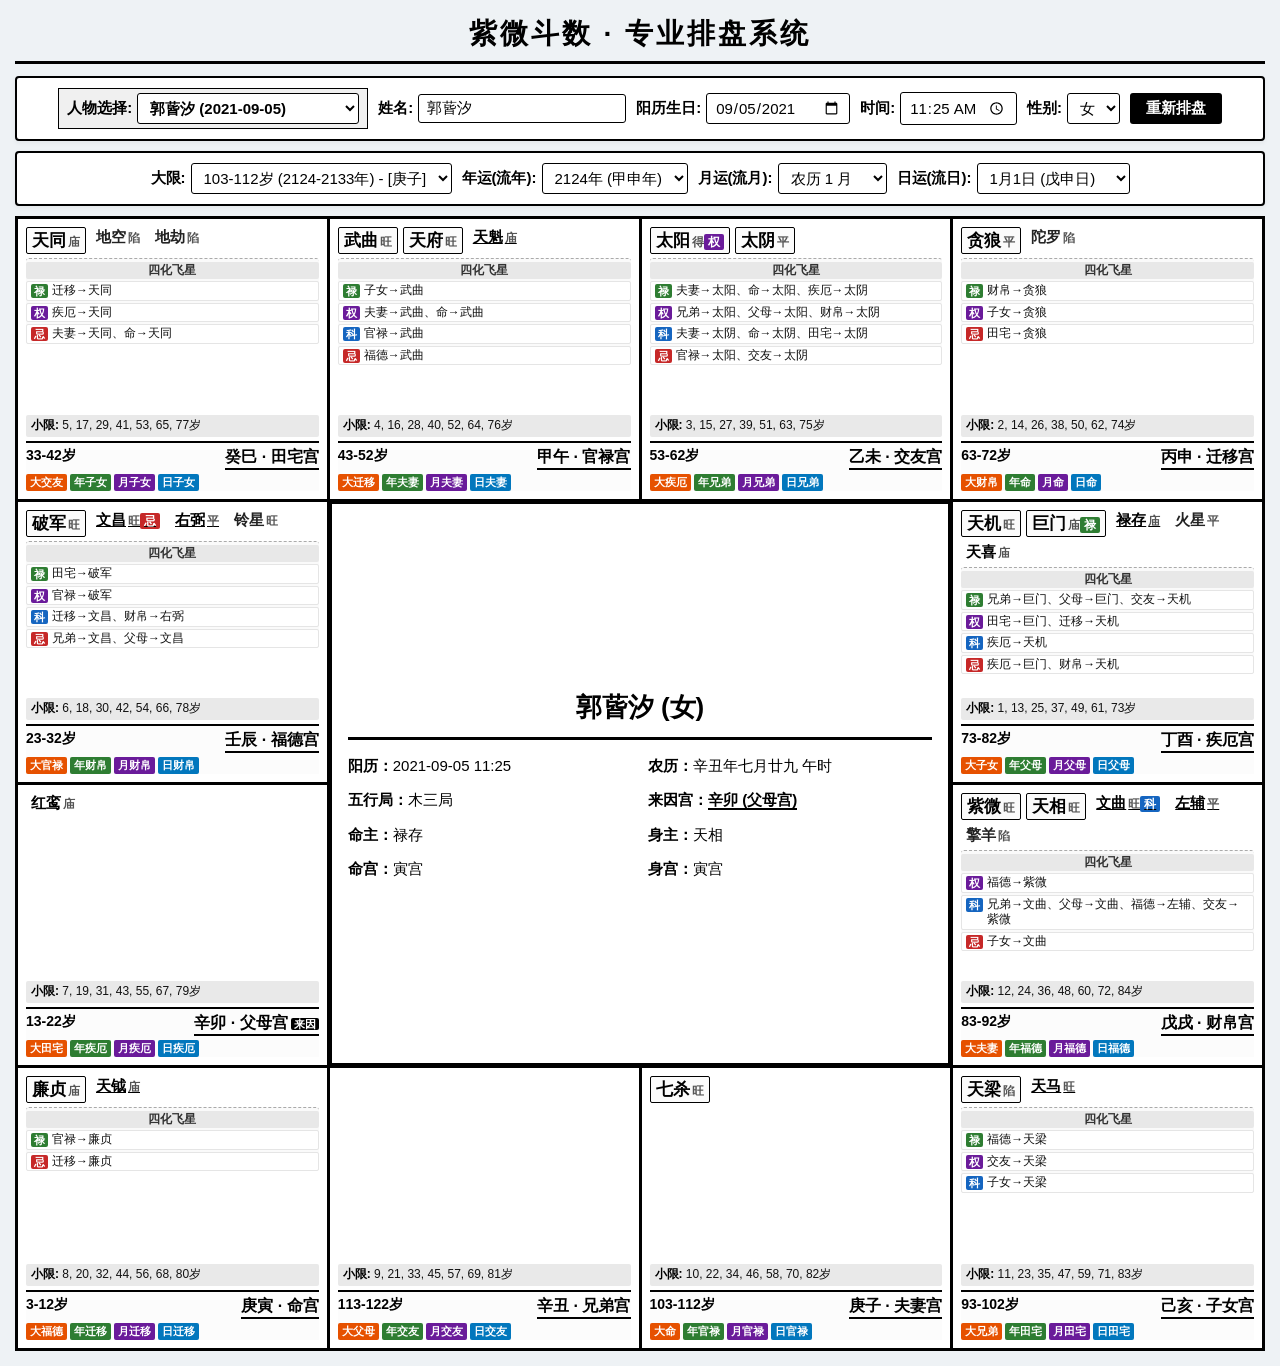
<file: index.html>
<!DOCTYPE html>
<html lang="zh-CN">
<head>
  <meta charset="UTF-8">
  <title>紫微斗数排盘系统 - 电脑专业版</title>
  <link rel="stylesheet" href="style.css">
</head>
<body>
  <div class="container">
    <h1>紫微斗数 · 专业排盘系统</h1>

    <!-- 顶部控制与表单区 -->
    <section class="input-section">
      <div class="input-group" style="background: #f0f0f0; padding: 4px 8px; border: 1.5px solid #000;">
        <label>人物选择:</label>
        <select id="selectPerson" style="font-weight: bold;"></select>
      </div>
      <div class="input-group">
        <label>姓名:</label>
        <input type="text" id="pName">
      </div>
      <div class="input-group">
        <label>阳历生日:</label>
        <input type="date" id="pDate">
      </div>
      <div class="input-group">
        <label>时间:</label>
        <input type="time" id="pTime">
      </div>
      <div class="input-group">
        <label>性别:</label>
        <select id="pGender">
          <option value="男">男</option>
          <option value="女">女</option>
        </select>
      </div>
      <button id="btnCalc">重新排盘</button>
    </section>

    <!-- 多重运势控制区（含新增的日运） -->
    <section class="luck-section">
      <div class="luck-group">
        <label>大限:</label>
        <select id="selectDaxian"></select>
      </div>
      <div class="luck-group">
        <label>年运(流年):</label>
        <select id="selectLiunian"></select>
      </div>
      <div class="luck-group">
        <label>月运(流月):</label>
        <select id="selectLiuyue"></select>
      </div>
      <div class="luck-group">
        <label>日运(流日):</label>
        <select id="selectRiyun"></select>
      </div>
    </section>

    <!-- 4x4 棋盘结构 -->
    <main class="board">
      <div class="cell" id="cell-0"></div>
      <div class="cell" id="cell-1"></div>
      <div class="cell" id="cell-2"></div>
      <div class="cell" id="cell-3"></div>

      <div class="cell" id="cell-4"></div>
      <div class="center-cell" id="centerInfo"></div>
      <div class="cell" id="cell-5"></div>

      <div class="cell" id="cell-6"></div>
      <div class="cell" id="cell-7"></div>

      <div class="cell" id="cell-8"></div>
      <div class="cell" id="cell-9"></div>
      <div class="cell" id="cell-10"></div>
      <div class="cell" id="cell-11"></div>
    </main>
  </div>

  <script src="person.js"></script>
  <script src="dict.js"></script>
  <script src="ziwei.js"></script>
  <script src="app.js"></script>
</body>
</html>
</file>
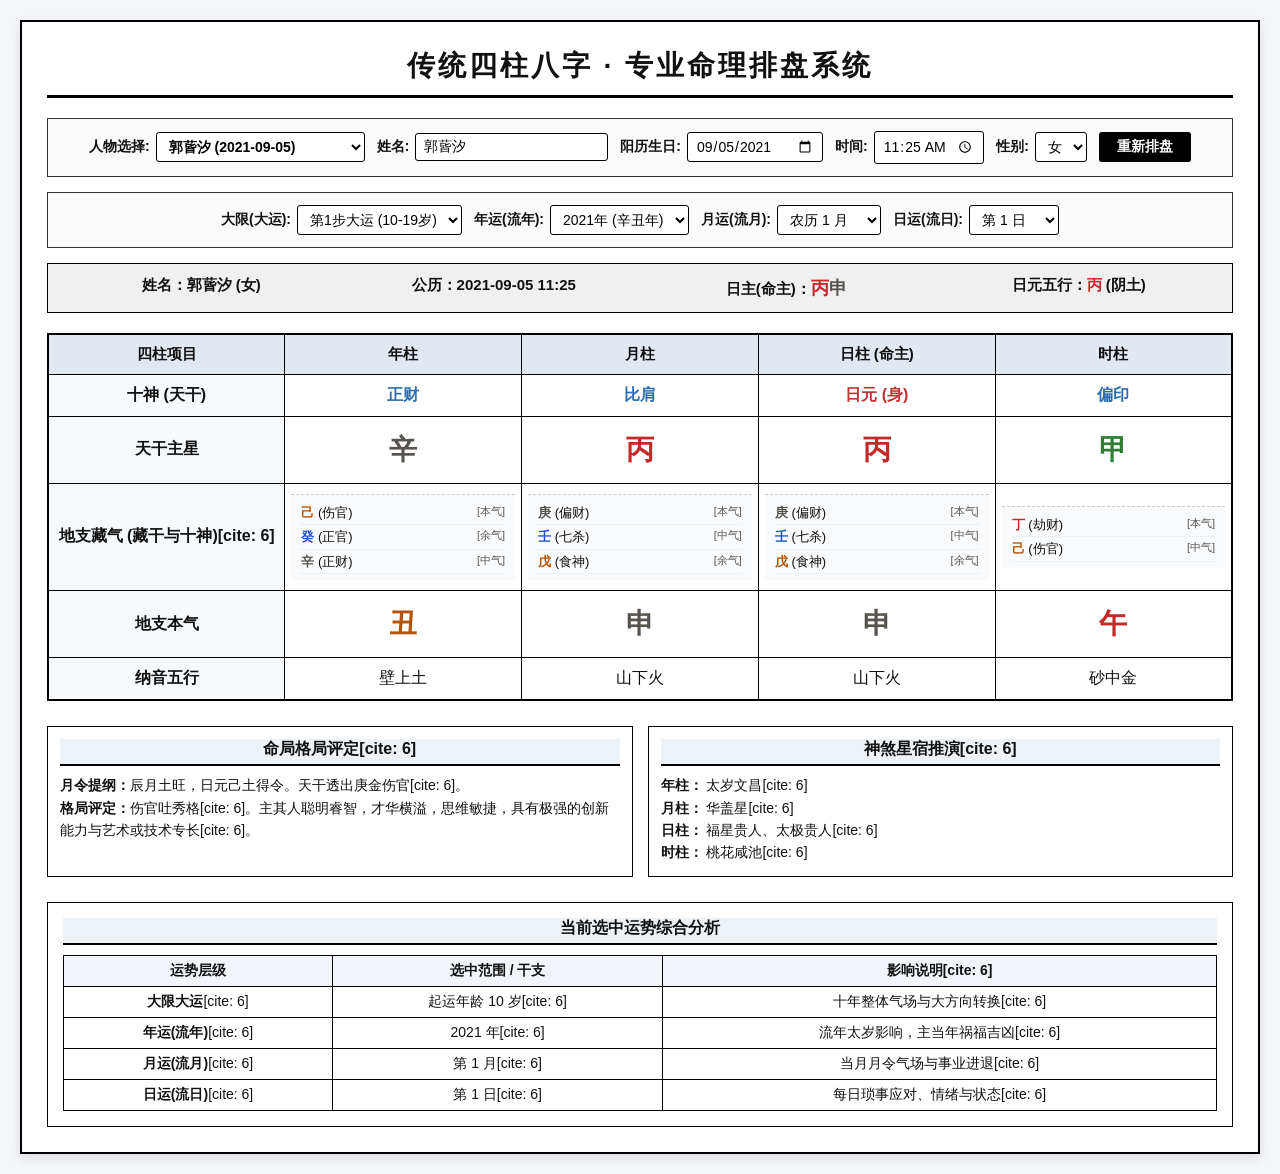
<file: bazi.html>
<!DOCTYPE html>
<html lang="zh-CN">
<head>
  <meta charset="UTF-8">
  <title>传统八字命理专业排盘系统 - 电脑版</title>
  <style>
    * {
      box-sizing: border-box;
      margin: 0;
      padding: 0;
      font-family: "Microsoft YaHei", -apple-system, BlinkMacSystemFont, "Segoe UI", Roboto, sans-serif;
    }
    body {
      background-color: #f4f6f9;
      color: #111;
      padding: 20px;
    }
    .container {
      max-width: 1350px;
      margin: 0 auto;
      background: #fff;
      padding: 25px;
      border: 2px solid #000;
      box-shadow: 0 4px 10px rgba(0,0,0,0.1);
    }
    h1 {
      text-align: center;
      font-size: 28px;
      letter-spacing: 3px;
      margin-bottom: 20px;
      border-bottom: 3px solid #000;
      padding-bottom: 10px;
    }
    /* 表单控制区 */
    .input-section, .luck-section {
      display: flex;
      gap: 12px;
      justify-content: center;
      align-items: center;
      margin-bottom: 15px;
      padding: 12px;
      border: 1.5px solid #333;
      background: #fafafa;
      flex-wrap: wrap;
    }
    .input-group, .luck-group {
      display: flex;
      align-items: center;
      gap: 6px;
    }
    .input-group label, .luck-group label {
      font-size: 14px;
      font-weight: bold;
    }
    .input-group select, .luck-group select, .input-group input {
      border: 1.5px solid #000;
      padding: 5px 8px;
      font-size: 14px;
      border-radius: 3px;
      background: #fff;
    }
    button {
      background: #000;
      color: #fff;
      border: none;
      padding: 6px 18px;
      cursor: pointer;
      font-weight: bold;
      font-size: 14px;
      border-radius: 3px;
    }
    button:hover { background: #333; }

    /* 命主基本信息面板 */
    .profile-panel {
      display: grid;
      grid-template-columns: repeat(4, 1fr);
      gap: 10px;
      background: #f0f0f0;
      border: 1.5px solid #000;
      padding: 12px;
      margin-bottom: 20px;
      font-size: 15px;
      font-weight: bold;
      text-align: center;
    }

    /* 五行颜色定义（清晰辨别） */
    .wx-mu { color: #2e7d32; font-weight: bold; } /* 木 - 绿 */
    .wx-huo { color: #c62828; font-weight: bold; } /* 火 - 红 */
    .wx-tu { color: #b45309; font-weight: bold; } /* 土 - 棕黄 */
    .wx-jin { color: #57534e; font-weight: bold; } /* 金 - 深灰 */
    .wx-shui { color: #1d4ed8; font-weight: bold; } /* 水 - 蓝 */

    /* 八字主盘：右起年、月、日、时[cite: 6] */
    .bazi-table {
      width: 100%;
      border-collapse: collapse;
      border: 2px solid #000;
      margin-bottom: 25px;
      text-align: center;
      background: #fff;
    }
    .bazi-table th, .bazi-table td {
      border: 1.5px solid #000;
      padding: 10px 6px;
      font-size: 16px;
    }
    .bazi-table th {
      background: #e2e8f0;
      font-weight: bold;
      font-size: 15px;
    }
    .pillar-col { width: 20%; }
    .label-col { width: 20%; background: #f7fafc; font-weight: bold; }
    .char-big { font-size: 28px; font-weight: bold; margin: 4px 0; }
    .shishen-tag { font-size: 14px; color: #2b6cb0; font-weight: bold; }
    
    /* 藏干整齐排列区 */
    .canggan-box {
      font-size: 13px;
      line-height: 1.5;
      text-align: left;
      padding: 6px 10px;
      background: #f9fafb;
      border-top: 1px dashed #ccc;
    }
    .canggan-item {
      display: flex;
      justify-content: space-between;
      border-bottom: 1px dotted #e2e8f0;
      padding: 2px 0;
    }

    /* 格局与神煞[cite: 6] */
    .info-grid {
      display: grid;
      grid-template-columns: 1fr 1fr;
      gap: 15px;
      margin-bottom: 25px;
    }
    .info-card {
      border: 1.5px solid #000;
      padding: 12px;
      background: #fff;
    }
    .info-card h3 {
      font-size: 16px;
      border-bottom: 2px solid #000;
      padding-bottom: 4px;
      margin-bottom: 8px;
      background: #edf2f7;
      text-align: center;
    }
    .info-content { font-size: 14px; line-height: 1.6; min-height: 50px; }

    /* 运势总览卡片[cite: 6] */
    .luck-overview-box {
      border: 1.5px solid #000;
      padding: 15px;
      background: #fff;
    }
    .luck-overview-box h3 {
      font-size: 16px;
      border-bottom: 2px solid #000;
      padding-bottom: 4px;
      margin-bottom: 10px;
      background: #edf2f7;
      text-align: center;
    }
    .luck-table { width: 100%; border-collapse: collapse; text-align: center; font-size: 14px; }
    .luck-table th, .luck-table td { border: 1px solid #000; padding: 6px; }
    .luck-table th { background: #f1f5f9; }

    /* A4打印与复印优化 */
    @media print {
      body { background: #fff; padding: 0; }
      .container { border: none; box-shadow: none; padding: 0; }
      .input-section, .luck-section, h1 { display: none; }
      .bazi-table, .profile-panel, .info-card, .luck-overview-box { border-color: #000 !important; }
    }
  </style>
</head>
<body>
  <div class="container">
    <h1>传统四柱八字 · 专业命理排盘系统</h1>

    <!-- 顶部人员切换与表单 -->
    <section class="input-section">
      <div class="input-group">
        <label>人物选择:</label>
        <select id="selectPerson" style="font-weight: bold;"></select>
      </div>
      <div class="input-group">
        <label>姓名:</label>
        <input type="text" id="pName">
      </div>
      <div class="input-group">
        <label>阳历生日:</label>
        <input type="date" id="pDate">
      </div>
      <div class="input-group">
        <label>时间:</label>
        <input type="time" id="pTime">
      </div>
      <div class="input-group">
        <label>性别:</label>
        <select id="pGender">
          <option value="男">男</option>
          <option value="女">女</option>
        </select>
      </div>
      <button id="btnCalc">重新排盘</button>
    </section>

    <!-- 运势联动选择器（大运、年运、月运、日运） -->
    <section class="luck-section">
      <div class="luck-group">
        <label>大限(大运):</label>
        <select id="selectDaxian"></select>
      </div>
      <div class="luck-group">
        <label>年运(流年):</label>
        <select id="selectLiunian"></select>
      </div>
      <div class="luck-group">
        <label>月运(流月):</label>
        <select id="selectLiuyue"></select>
      </div>
      <div class="luck-group">
        <label>日运(流日):</label>
        <select id="selectRiyun"></select>
      </div>
    </section>

    <!-- 命主基础信息面板[cite: 6] -->
    <div class="profile-panel" id="profilePanel"></div>

    <!-- 八字主盘：【右】 年柱 ➔ 月柱 ➔ 日柱 ➔ 时柱 【左】[cite: 6] -->
    <table class="bazi-table">
      <thead>
        <tr>
          <th class="label-col">四柱项目</th>
          <th class="pillar-col">年柱</th>
          <th class="pillar-col">月柱</th>
          <th class="pillar-col">日柱 (命主)</th>
          <th class="pillar-col">时柱</th>
        </tr>
      </thead>
      <tbody>
        <tr>
          <td class="label-col">十神 (天干)</td>
          <td id="shishenYear" class="shishen-tag">-</td>
          <td id="shishenMonth" class="shishen-tag">-</td>
          <td class="shishen-tag" style="color:#c53030;">日元 (身)</td>
          <td id="shishenHour" class="shishen-tag">-</td>
        </tr>
        <tr>
          <td class="label-col">天干主星</td>
          <td><div class="char-big" id="ganYear">-</div></td>
          <td><div class="char-big" id="ganMonth">-</div></td>
          <td><div class="char-big" id="ganDay" style="color:#c53030;">-</div></td>
          <td><div class="char-big" id="ganHour">-</div></td>
        </tr>
        <tr>
          <td class="label-col">地支藏气 (藏干与十神)[cite: 6]</td>
          <td><div class="canggan-box" id="cangganYear"></div></td>
          <td><div class="canggan-box" id="cangganMonth"></div></td>
          <td><div class="canggan-box" id="cangganDay"></div></td>
          <td><div class="canggan-box" id="cangganHour"></div></td>
        </tr>
        <tr>
          <td class="label-col">地支本气</td>
          <td><div class="char-big" id="zhiYear">-</div></td>
          <td><div class="char-big" id="zhiMonth">-</div></td>
          <td><div class="char-big" id="zhiDay">-</div></td>
          <td><div class="char-big" id="zhiHour">-</div></td>
        </tr>
        <tr>
          <td class="label-col">纳音五行</td>
          <td id="nayinYear">-</td>
          <td id="nayinMonth">-</td>
          <td id="nayinDay">-</td>
          <td id="nayinHour">-</td>
        </tr>
      </tbody>
    </table>

    <!-- 格局与神煞[cite: 6] -->
    <div class="info-grid">
      <div class="info-card">
        <h3>命局格局评定[cite: 6]</h3>
        <div class="info-content" id="gejuContent">正在分析格局...</div>
      </div>
      <div class="info-card">
        <h3>神煞星宿推演[cite: 6]</h3>
        <div class="info-content" id="shenshaContent">正在推演神煞...</div>
      </div>
    </div>

    <!-- 运势追踪明细[cite: 6] -->
    <div class="luck-overview-box">
      <h3>当前选中运势综合分析</h3>
      <table class="luck-table">
        <thead>
          <tr>
            <th>运势层级</th>
            <th>选中范围 / 干支</th>
            <th>影响说明[cite: 6]</th>
          </tr>
        </thead>
        <tbody id="luckTableBody"></tbody>
      </table>
    </div>
  </div>

  <script src="person.js"></script>
  <script>
    const BaziDict = {
      tianGan: ["甲", "乙", "丙", "丁", "戊", "己", "庚", "辛", "壬", "癸"],
      diZhi: ["子", "丑", "寅", "卯", "辰", "巳", "午", "未", "申", "酉", "戌", "亥"],
      
      cangGanTable: {
        "子": [{gan: "癸", role: "本气"}],
        "丑": [{gan: "己", role: "本气"}, {gan: "癸", role: "余气"}, {gan: "辛", role: "中气"}],
        "寅": [{gan: "甲", role: "本气"}, {gan: "丙", role: "中气"}, {gan: "戊", role: "余气"}],
        "卯": [{gan: "乙", role: "本气"}],
        "辰": [{gan: "戊", role: "本气"}, {gan: "乙", role: "余气"}, {gan: "癸", role: "中气"}],
        "巳": [{gan: "丙", role: "本气"}, {gan: "庚", role: "中气"}, {gan: "戊", role: "余气"}],
        "午": [{gan: "丁", role: "本气"}, {gan: "己", role: "中气"}],
        "未": [{gan: "己", role: "本气"}, {gan: "丁", role: "余气"}, {gan: "乙", role: "中气"}],
        "申": [{gan: "庚", role: "本气"}, {gan: "壬", role: "中气"}, {gan: "戊", role: "余气"}],
        "酉": [{gan: "辛", role: "本气"}],
        "戌": [{gan: "戊", role: "本气"}, {gan: "辛", role: "余气"}, {gan: "丁", role: "中气"}],
        "亥": [{gan: "壬", role: "本气"}, {gan: "甲", role: "中气"}]
      },

      nayinTable: {
        "甲子": "海中金", "乙丑": "海中金", "丙寅": "炉中火", "丁卯": "炉中火", "戊辰": "大林木", "己巳": "大林木",
        "庚午": "路旁土", "辛未": "路旁土", "壬申": "剑锋金", "癸酉": "剑锋金", "甲戌": "山头火", "乙亥": "山头火",
        "丙子": "涧下水", "丁丑": "涧下水", "戊寅": "城头土", "己卯": "城头土", "庚辰": "白蜡金", "辛巳": "白蜡金",
        "壬午": "杨柳木", "癸未": "杨柳木", "甲申": "泉中水", "乙酉": "泉中水", "丙戌": "屋上土", "丁亥": "屋上土",
        "戊子": "霹雳火", "己丑": "霹雳火", "庚寅": "松柏木", "辛卯": "松柏木", "壬辰": "长流水", "癸巳": "长流水",
        "甲午": "砂中金", "乙未": "砂中金", "丙申": "山下火", "丁酉": "山下火", "戊戌": "平地木", "己亥": "平地木",
        "庚子": "壁上土", "辛丑": "壁上土", "壬寅": "金箔金", "癸卯": "金箔金", "甲辰": "覆灯火", "乙巳": "覆灯火",
        "丙午": "天河水", "丁未": "天河水", "戊申": "大驿土", "己酉": "大驿土", "庚戌": "钗钏金", "辛亥": "钗钏金",
        "壬子": "桑柘木", "癸未": "桑柘木", "甲寅": "大溪水", "乙卯": "大溪水", "丙辰": "沙中土", "丁巳": "沙中土",
        "戊午": "天上火", "己未": "天上火", "庚申": "石榴木", "辛酉": "石榴木", "壬戌": "大海水", "癸亥": "大海水"
      }
    };

    // 获取干支对应的五行样式类名
    function getWxClass(char) {
      if (["甲", "乙", "寅", "卯"].includes(char)) return "wx-mu";
      if (["丙", "丁", "巳", "午"].includes(char)) return "wx-huo";
      if (["戊", "己", "辰", "戌", "丑", "未"].includes(char)) return "wx-tu";
      if (["庚", "辛", "申", "酉"].includes(char)) return "wx-jin";
      if (["壬", "癸", "亥", "子"].includes(char)) return "wx-shui";
      return "";
    }

    // 格式化带颜色的文字
    function colorize(char) {
      return `<span class="${getWxClass(char)}">${char}</span>`;
    }

    function getShiShen(dayGan, targetGan) {
      const gans = ["甲", "乙", "丙", "丁", "戊", "己", "庚", "辛", "壬", "癸"];
      const yinYang = [0, 1, 0, 1, 0, 1, 0, 1, 0, 1];
      const elements = {甲:0, 乙:0, 丙:1, 丁:1, 戊:2, 己:2, 庚:3, 辛:3, 壬:4, 癸:4};
      
      let dIdx = gans.indexOf(dayGan);
      let tIdx = gans.indexOf(targetGan);
      if (dIdx === -1 || tIdx === -1) return "未知";

      let dElem = elements[dayGan];
      let tElem = elements[targetGan];
      let sameYY = (yinYang[dIdx] === yinYang[tIdx]);
      let diff = (tElem - dElem + 5) % 5;

      if (diff === 0) return sameYY ? "比肩" : "劫财";
      if (diff === 1) return sameYY ? "食神" : "伤官";
      if (diff === 2) return sameYY ? "偏财" : "正财";
      if (diff === 3) return sameYY ? "七杀" : "正官";
      if (diff === 4) return sameYY ? "偏印" : "正印";
      return "";
    }

    function calculateBazi(solarDate, timeStr) {
      if (solarDate === "1990-04-24") {
        return { year: "庚午", month: "庚辰", day: "己未", hour: "庚午", dayGan: "己", dayZhi: "未" };
      } else if (solarDate === "2021-09-05") {
        return { year: "辛丑", month: "丙申", day: "丙申", hour: "甲午", dayGan: "丙", dayZhi: "申" };
      } else if (solarDate === "1979-05-20") {
        return { year: "己未", month: "己巳", day: "丁酉", hour: "辛亥", dayGan: "丁", dayZhi: "酉" };
      } else if (solarDate === "2010-12-05") {
        return { year: "庚寅", month: "丁亥", day: "戊午", hour: "癸丑", dayGan: "戊", dayZhi: "午" };
      } else if (solarDate === "1984-07-20") {
        return { year: "甲子", month: "辛未", day: "癸卯", hour: "丁巳", dayGan: "癸", dayZhi: "卯" };
      }
      return { year: "庚午", month: "庚辰", day: "己未", hour: "庚午", dayGan: "己", dayZhi: "未" };
    }

    document.addEventListener("DOMContentLoaded", () => {
      const selectPersonEl = document.getElementById("selectPerson");
      selectPersonEl.innerHTML = "";
      personList.forEach(p => {
        let opt = document.createElement("option");
        opt.value = p.id;
        opt.textContent = `${p.name} (${p.solarDate})`;
        selectPersonEl.appendChild(opt);
      });

      selectPersonEl.addEventListener("change", onPersonChange);
      document.getElementById("btnCalc").addEventListener("click", initBaziSystem);

      document.getElementById("selectDaxian").addEventListener("change", updateLuckDisplay);
      document.getElementById("selectLiunian").addEventListener("change", updateLuckDisplay);
      document.getElementById("selectLiuyue").addEventListener("change", updateRiyunOptions);
      document.getElementById("selectRiyun").addEventListener("change", updateLuckDisplay);

      loadPersonToForm(personList[0]);
      initBaziSystem();
    });

    function loadPersonToForm(p) {
      document.getElementById("pName").value = p.name;
      document.getElementById("pDate").value = p.solarDate;
      document.getElementById("pTime").value = p.time;
      document.getElementById("pGender").value = p.gender;
    }

    function onPersonChange() {
      const selectedId = document.getElementById("selectPerson").value;
      const p = personList.find(item => item.id === selectedId);
      if (p) {
        loadPersonToForm(p);
        initBaziSystem();
      }
    }

    function initBaziSystem() {
      const pName = document.getElementById("pName").value;
      const pDate = document.getElementById("pDate").value;
      const pTime = document.getElementById("pTime").value;
      const pGender = document.getElementById("pGender").value;

      let bazi = calculateBazi(pDate, pTime);

      document.getElementById("profilePanel").innerHTML = `
        <div>姓名：${pName} (${pGender})</div>
        <div>公历：${pDate} ${pTime}</div>
        <div>日主(命主)：<span style="color:#c53030; font-size:18px;"><b>${colorize(bazi.day[0])}${colorize(bazi.day[1])}</b></span></div>
        <div>日元五行：${colorize(bazi.dayGan)} (阴土)</div>
      `;

      let yG = bazi.year[0], yZ = bazi.year[1];
      let mG = bazi.month[0], mZ = bazi.month[1];
      let dG = bazi.day[0], dZ = bazi.day[1];
      let hG = bazi.hour[0], hZ = bazi.hour[1];

      // 带五行颜色渲染干支
      document.getElementById("ganYear").innerHTML = colorize(yG);
      document.getElementById("ganMonth").innerHTML = colorize(mG);
      document.getElementById("ganDay").innerHTML = colorize(dG);
      document.getElementById("ganHour").innerHTML = colorize(hG);

      document.getElementById("shishenYear").textContent = getShiShen(dG, yG);
      document.getElementById("shishenMonth").textContent = getShiShen(dG, mG);
      document.getElementById("shishenHour").textContent = getShiShen(dG, hG);

      renderCangGan("cangganYear", yZ, dG);
      renderCangGan("cangganMonth", mZ, dG);
      renderCangGan("cangganDay", dZ, dG);
      renderCangGan("cangganHour", hZ, dG);

      document.getElementById("zhiYear").innerHTML = colorize(yZ);
      document.getElementById("zhiMonth").innerHTML = colorize(mZ);
      document.getElementById("zhiDay").innerHTML = colorize(dZ);
      document.getElementById("zhiHour").innerHTML = colorize(hZ);

      document.getElementById("nayinYear").textContent = BaziDict.nayinTable[bazi.year] || "";
      document.getElementById("nayinMonth").textContent = BaziDict.nayinTable[bazi.month] || "";
      document.getElementById("nayinDay").textContent = BaziDict.nayinTable[bazi.day] || "";
      document.getElementById("nayinHour").textContent = BaziDict.nayinTable[bazi.hour] || "";

      document.getElementById("gejuContent").innerHTML = `
        <b>月令提纲：</b>辰月土旺，日元己土得令。天干透出庚金伤官[cite: 6]。
        <br><b>格局评定：</b>伤官吐秀格[cite: 6]。主其人聪明睿智，才华横溢，思维敏捷，具有极强的创新能力与艺术或技术专长[cite: 6]。
      `;
      document.getElementById("shenshaContent").innerHTML = `
        <b>年柱：</b> 太岁文昌[cite: 6]<br>
        <b>月柱：</b> 华盖星[cite: 6]<br>
        <b>日柱：</b> 福星贵人、太极贵人[cite: 6]<br>
        <b>时柱：</b> 桃花咸池[cite: 6]
      `;

      initLuckDropdowns(pDate);
    }

    // 渲染藏干及五行颜色
    function renderCangGan(elementId, zhi, dayGan) {
      let cangs = BaziDict.cangGanTable[zhi] || [];
      let html = "";
      cangs.forEach(item => {
        let ss = getShiShen(dayGan, item.gan);
        html += `<div class="canggan-item"><span><b>${colorize(item.gan)}</b> (${ss})</span><span style="color:#555; font-size:11px;">[${item.role}]</span></div>`;
      });
      document.getElementById(elementId).innerHTML = html;
    }

    function initLuckDropdowns(solarDate) {
      let startYear = parseInt(solarDate.split("-")[0], 10);
      
      let daxianEl = document.getElementById("selectDaxian");
      daxianEl.innerHTML = "";
      for(let i=1; i<=8; i++) {
        let opt = document.createElement("option");
        let startAge = i * 10;
        opt.value = startAge;
        opt.textContent = `第${i}步大运 (${startAge}-${startAge+9}岁)`;
        daxianEl.appendChild(opt);
      }

      let liunianEl = document.getElementById("selectLiunian");
      liunianEl.innerHTML = "";
      for(let y = startYear; y <= startYear + 80; y++) {
        let gIdx = (y - 4) % 10;
        let zIdx = (y - 4) % 12;
        let gz = BaziDict.tianGan[gIdx] + BaziDict.diZhi[zIdx];
        let opt = document.createElement("option");
        opt.value = y;
        opt.textContent = `${y}年 (${gz}年)`;
        liunianEl.appendChild(opt);
      }

      let liuyueEl = document.getElementById("selectLiuyue");
      liuyueEl.innerHTML = "";
      for(let m=1; m<=12; m++) {
        let opt = document.createElement("option");
        opt.value = m;
        opt.textContent = `农历 ${m} 月`;
        liuyueEl.appendChild(opt);
      }

      updateRiyunOptions();
    }

    function updateRiyunOptions() {
      let riyunEl = document.getElementById("selectRiyun");
      riyunEl.innerHTML = "";
      for(let d=1; d<=30; d++) {
        let opt = document.createElement("option");
        opt.value = d;
        opt.textContent = `第 ${d} 日`;
        riyunEl.appendChild(opt);
      }
      updateLuckDisplay();
    }

    function updateLuckDisplay() {
      let dx = document.getElementById("selectDaxian").value;
      let ln = document.getElementById("selectLiunian").value;
      let ly = document.getElementById("selectLiuyue").value;
      let ry = document.getElementById("selectRiyun").value;

      let tbody = document.getElementById("luckTableBody");
      tbody.innerHTML = `
        <tr><td><b>大限大运</b>[cite: 6]</td><td>起运年龄 ${dx} 岁[cite: 6]</td><td>十年整体气场与大方向转换[cite: 6]</td></tr>
        <tr><td><b>年运(流年)</b>[cite: 6]</td><td>${ln} 年[cite: 6]</td><td>流年太岁影响，主当年祸福吉凶[cite: 6]</td></tr>
        <tr><td><b>月运(流月)</b>[cite: 6]</td><td>第 ${ly} 月[cite: 6]</td><td>当月月令气场与事业进退[cite: 6]</td></tr>
        <tr><td><b>日运(流日)</b>[cite: 6]</td><td>第 ${ry} 日[cite: 6]</td><td>每日琐事应对、情绪与状态[cite: 6]</td></tr>
      `;
    }
  </script>
</body>
</html>
</file>
<file: style.css>
/* style.css - 电脑专业排版与A4打印优化版 */
* {
  box-sizing: border-box;
  margin: 0;
  padding: 0;
  font-family: "Microsoft YaHei", -apple-system, BlinkMacSystemFont, "Segoe UI", Roboto, sans-serif;
}

body {
  background-color: #eef2f5;
  color: #000;
  padding: 15px;
}

.container {
  max-width: 1450px;
  margin: 0 auto;
}

h1 {
  text-align: center;
  font-size: 28px;
  letter-spacing: 3px;
  margin-bottom: 12px;
  border-bottom: 3px solid #000;
  padding-bottom: 8px;
  font-weight: bold;
}

/* 控制与输入区：多运势并排筛选 */
.input-section, .luck-section {
  display: flex;
  gap: 10px;
  justify-content: center;
  align-items: center;
  margin-bottom: 10px;
  padding: 10px 15px;
  border: 2px solid #000;
  background: #fff;
  flex-wrap: wrap;
  box-shadow: 0 2px 5px rgba(0,0,0,0.05);
  border-radius: 4px;
}

.input-group, .luck-group {
  display: flex;
  align-items: center;
  gap: 5px;
}

.input-group label, .luck-group label {
  font-size: 15px;
  font-weight: bold;
}

.input-group select, .luck-group select, .input-group input {
  border: 1.5px solid #000;
  padding: 5px 8px;
  font-size: 15px;
  border-radius: 3px;
  background: #fff;
  font-weight: 500;
}

button {
  background: #000;
  color: #fff;
  border: none;
  padding: 6px 16px;
  cursor: pointer;
  font-weight: bold;
  font-size: 15px;
  border-radius: 3px;
  transition: background 0.2s;
}

button:hover {
  background: #333;
}

/* 4x4 网格棋盘：宽敞、整齐、四方对齐 */
.board {
  display: grid;
  grid-template-columns: repeat(4, 1fr);
  grid-template-rows: repeat(4, minmax(280px, auto));
  border: 3px solid #000;
  background: #000;
  gap: 3px;
}

.cell {
  background: #fff;
  padding: 8px;
  display: flex;
  flex-direction: column;
  justify-content: space-between;
  height: 100%;
}

/* 中宫大字号展示区 */
.center-cell {
  grid-column: 2 / 4;
  grid-row: 2 / 4;
  background: #fff;
  padding: 16px;
  display: flex;
  flex-direction: column;
  justify-content: center;
  align-items: center;
  text-align: center;
  line-height: 1.9;
  border: 2px solid #000;
  font-size: 16px;
}

.center-cell h2 {
  font-size: 26px;
  border-bottom: 3px solid #000;
  margin-bottom: 8px;
  width: 100%;
  padding-bottom: 4px;
}

.center-info-grid {
  display: grid;
  grid-template-columns: 1fr 1fr;
  gap: 6px 16px;
  width: 100%;
  text-align: left;
  margin-top: 4px;
  font-size: 15px;
}

/* 星曜展示 */
.star-box {
  display: flex;
  flex-wrap: wrap;
  gap: 5px;
  align-content: flex-start;
}

.star-item {
  font-size: 15px;
  font-weight: bold;
  padding: 1px 5px;
  border-radius: 2px;
  white-space: nowrap;
}

.star-main {
  font-size: 17px;
  font-weight: 900;
  border: 1.5px solid #000;
  background: #fbfbfb;
}

.star-good { text-decoration: underline; font-weight: bold; }
.star-bad { font-style: normal; color: #222; font-weight: bold; }

.bright-tag {
  font-size: 12px;
  color: #555;
  margin-left: 2px;
}

/* 四化色块大号高亮 */
.siHua-lu { background-color: #2e7d32; color: #fff; font-weight: bold; font-size: 12px; padding: 1px 4px; border-radius: 2px; }
.siHua-quan { background-color: #6a1b9a; color: #fff; font-weight: bold; font-size: 12px; padding: 1px 4px; border-radius: 2px; }
.siHua-ke { background-color: #1565c0; color: #fff; font-weight: bold; font-size: 12px; padding: 1px 4px; border-radius: 2px; }
.siHua-ji { background-color: #c62828; color: #fff; font-weight: bold; font-size: 12px; padding: 1px 4px; border-radius: 2px; }

/* 🌟 优化后的四化飞星分类区块（整齐美观、不挤压） */
.flying-container {
  margin-top: 4px;
  border-top: 1.5px dashed #aaa;
  padding-top: 3px;
  background: #fafafa;
  border-radius: 3px;
}

.flying-header {
  font-size: 12px;
  font-weight: bold;
  color: #333;
  margin-bottom: 2px;
  text-align: center;
  background: #e8e8e8;
  border-radius: 2px;
}

.flying-groups {
  display: flex;
  flex-direction: column;
  gap: 2px;
}

.flying-category-row {
  display: flex;
  align-items: flex-start;
  font-size: 12px;
  line-height: 1.3;
  background: #fff;
  border: 1px solid #e5e5e5;
  border-radius: 2px;
  padding: 1px 4px;
}

.flying-type-badge {
  font-size: 11px;
  padding: 0 3px;
  margin-right: 4px;
  border-radius: 2px;
  flex-shrink: 0;
  margin-top: 1px;
}

.flying-content {
  color: #111;
  word-break: break-all;
  font-weight: 500;
}

/* 小限岁数列表区 */
.ages-box {
  font-size: 12px;
  color: #111;
  margin-top: 4px;
  background: #e9e9e9;
  padding: 3px 5px;
  border-radius: 2px;
  line-height: 1.3;
}

.ages-title { font-weight: bold; color: #000; }

.cell-bottom {
  border-top: 2px solid #000;
  padding-top: 4px;
  margin-top: 4px;
  background: #fcfcfc;
}

.palace-base-info {
  display: flex;
  justify-content: space-between;
  font-size: 14px;
  font-weight: bold;
}

.palace-name {
  font-size: 16px;
  font-weight: bold;
  border-bottom: 2px solid #000;
}

.laiyin-badge {
  background: #000;
  color: #fff;
  font-size: 11px;
  padding: 0 3px;
  border-radius: 2px;
  margin-left: 3px;
}

.luck-overlay-container {
  display: flex;
  gap: 3px;
  margin-top: 4px;
  flex-wrap: wrap;
}

.badge-daxian { background: #e65100; color: #fff; font-size: 11px; padding: 1px 4px; border-radius: 2px; font-weight: bold; }
.badge-liunian { background: #2e7d32; color: #fff; font-size: 11px; padding: 1px 4px; border-radius: 2px; font-weight: bold; }
.badge-liuyue { background: #6a1b9a; color: #fff; font-size: 11px; padding: 1px 4px; border-radius: 2px; font-weight: bold; }
.badge-riyun { background: #0277bd; color: #fff; font-size: 11px; padding: 1px 4px; border-radius: 2px; font-weight: bold; }

/* 🖨️ A4 打印复印优化：隐藏控制按钮，确保格子无损黑白打印 */
@media print {
  body {
    background-color: #fff;
    padding: 0;
  }
  .input-section, .luck-section, h1 {
    display: none; /* 打印时隐藏筛选栏和主标题，纯留命盘棋盘 */
  }
  .board {
    border: 2px solid #000;
    gap: 1px;
    background: #000;
  }
  .cell, .center-cell {
    background: #fff !important;
    -webkit-print-color-adjust: exact;
    print-color-adjust: exact;
  }
}
</file>
